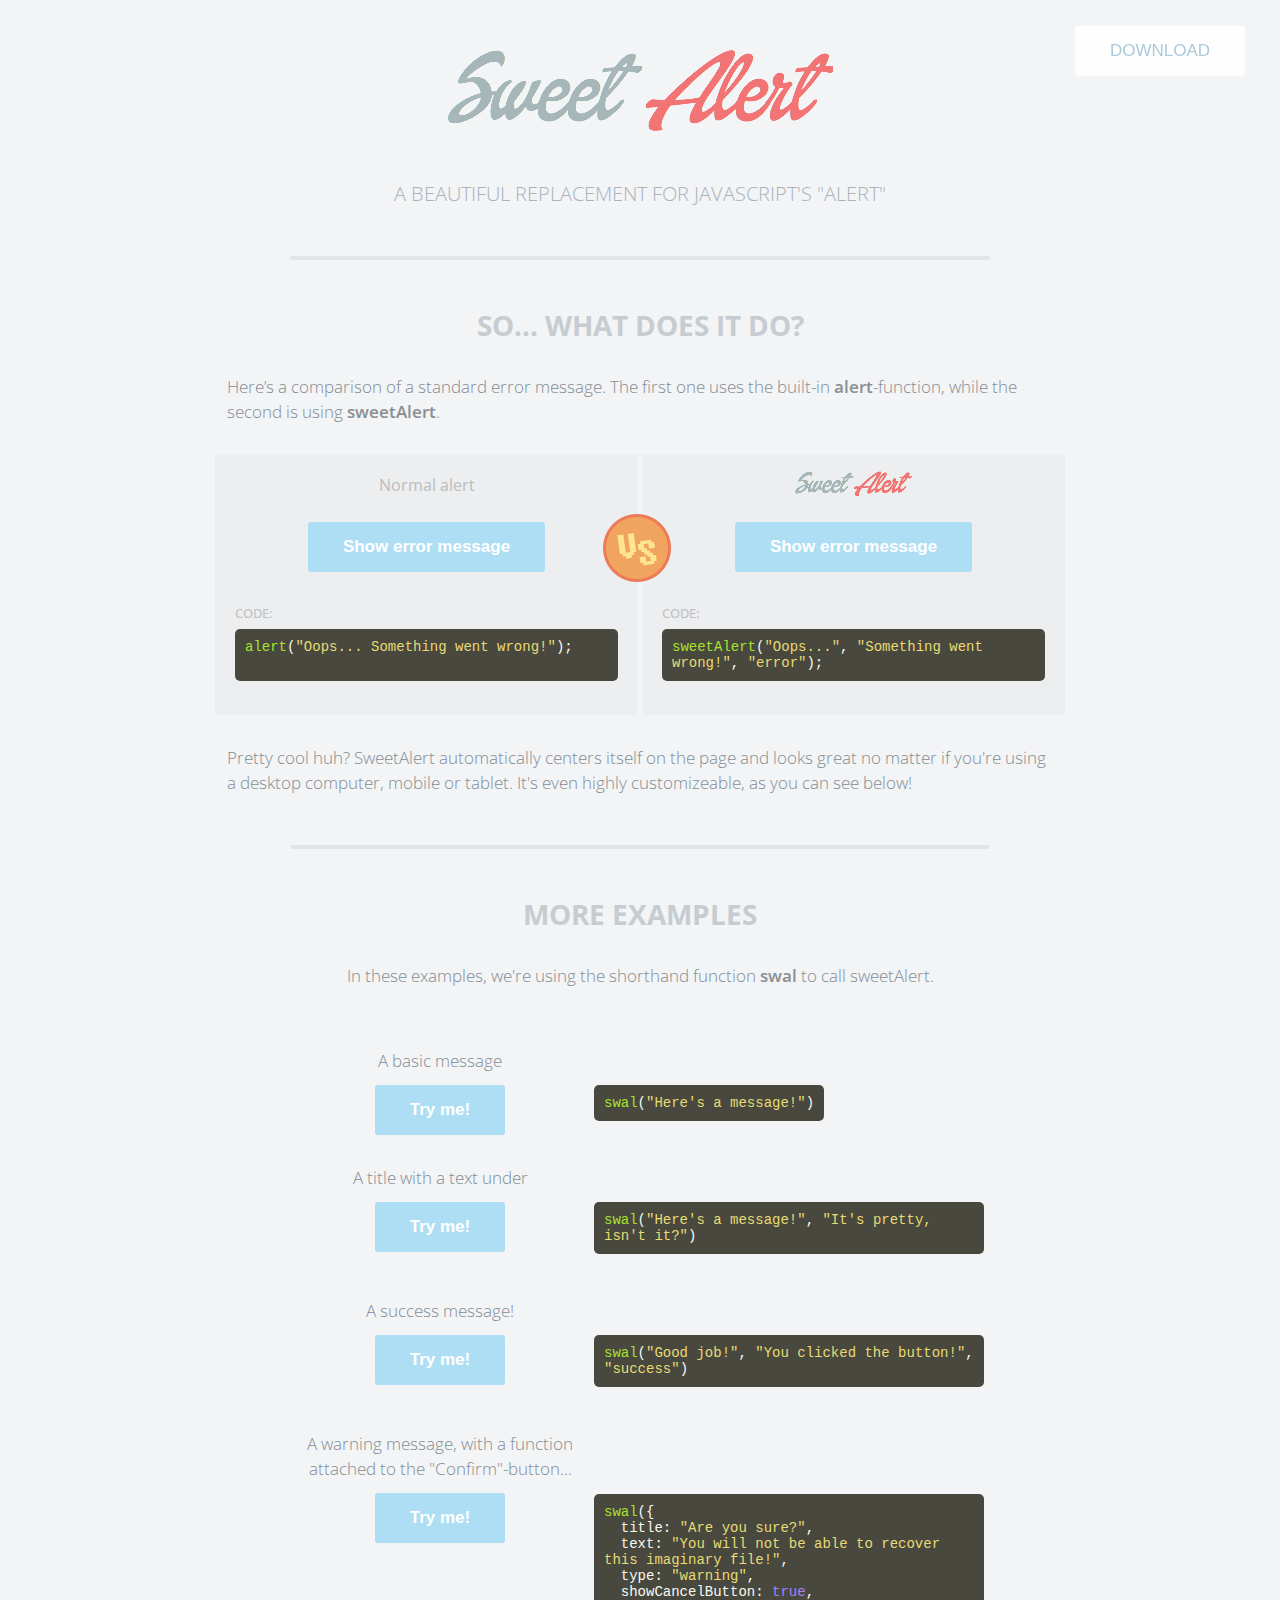
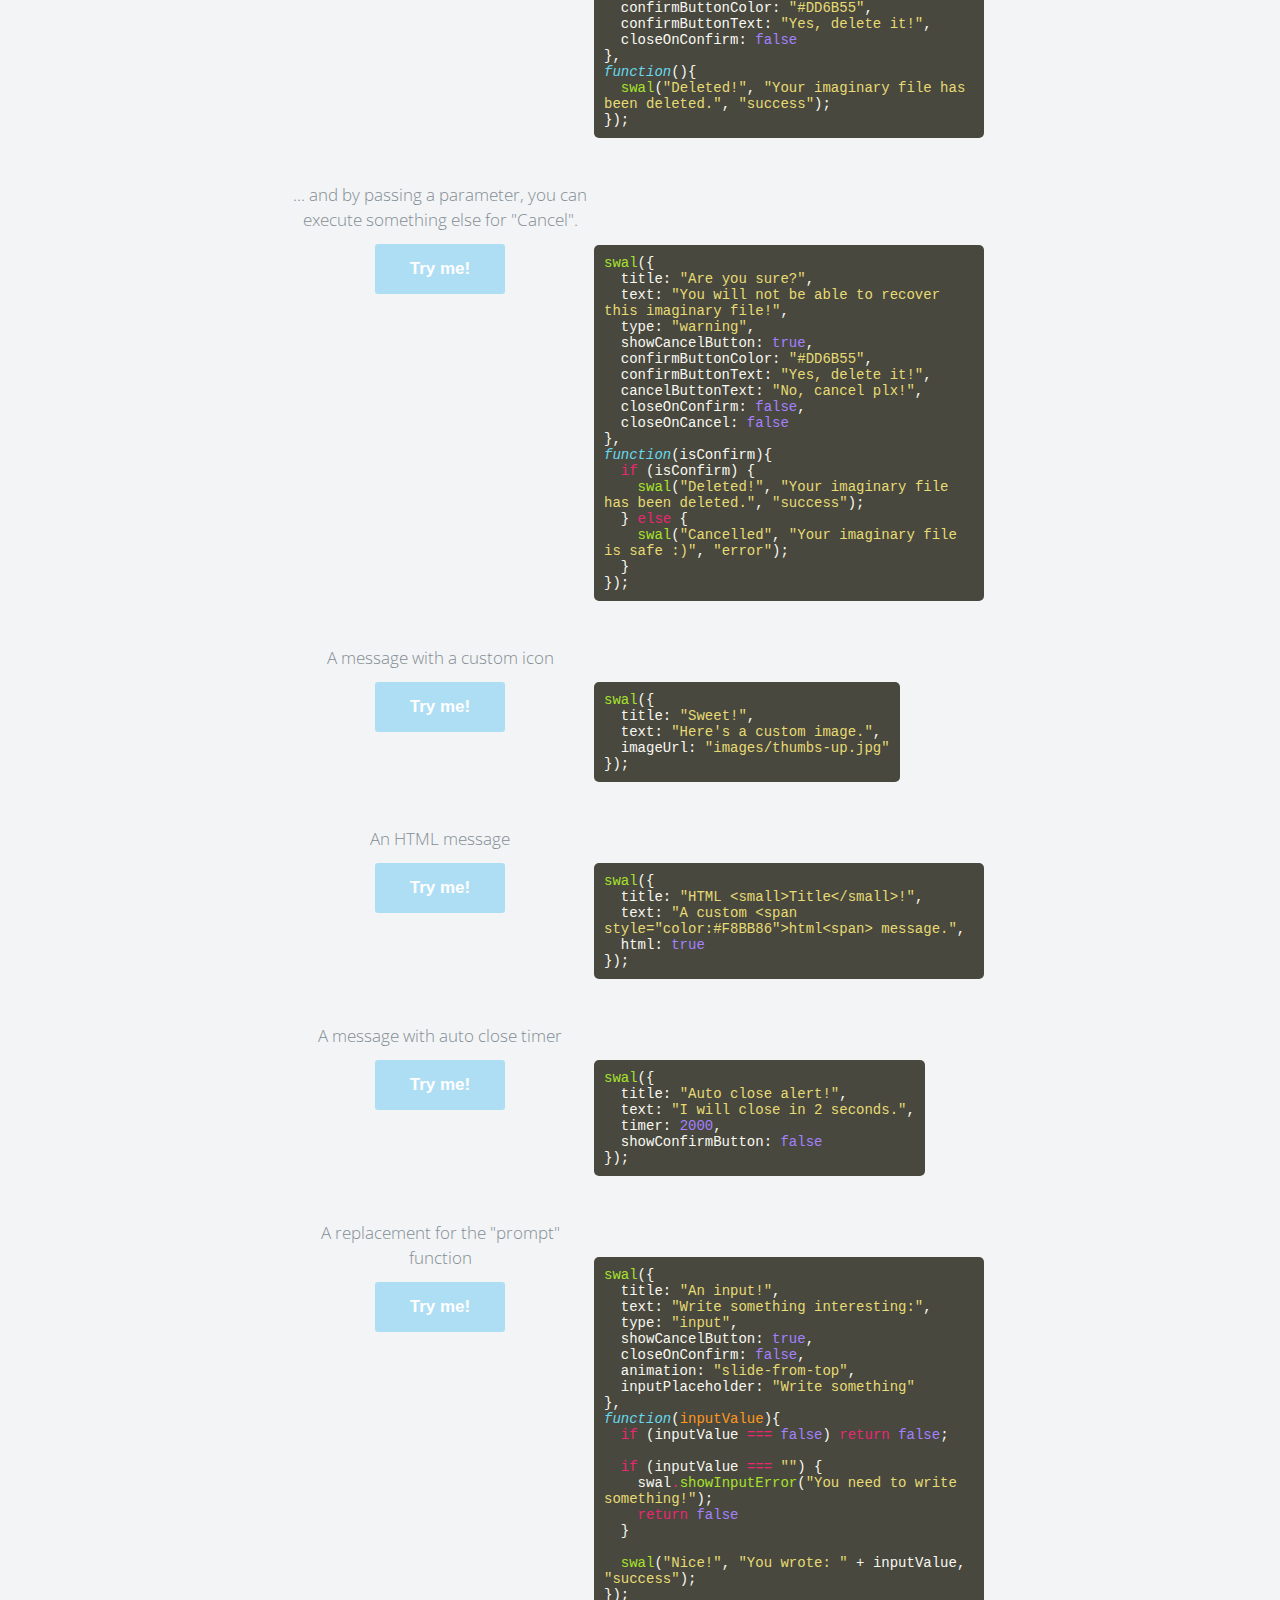
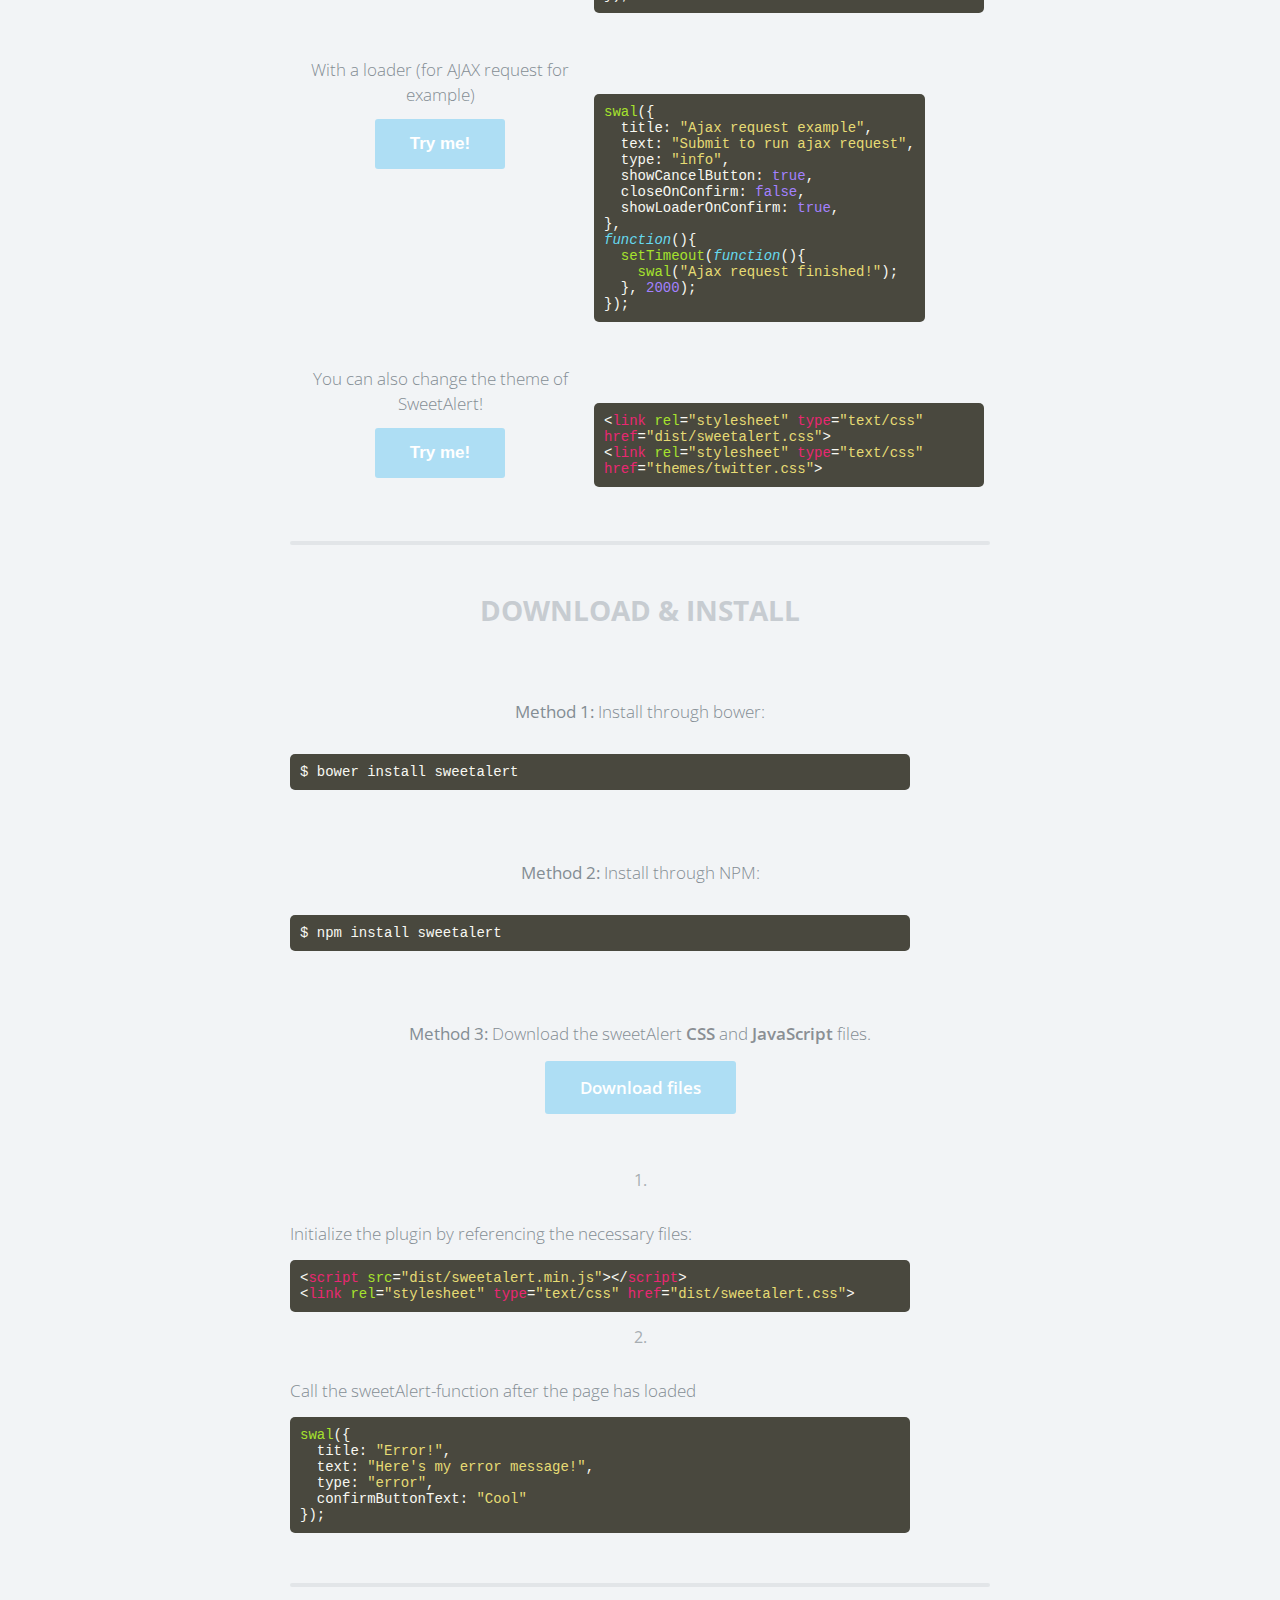
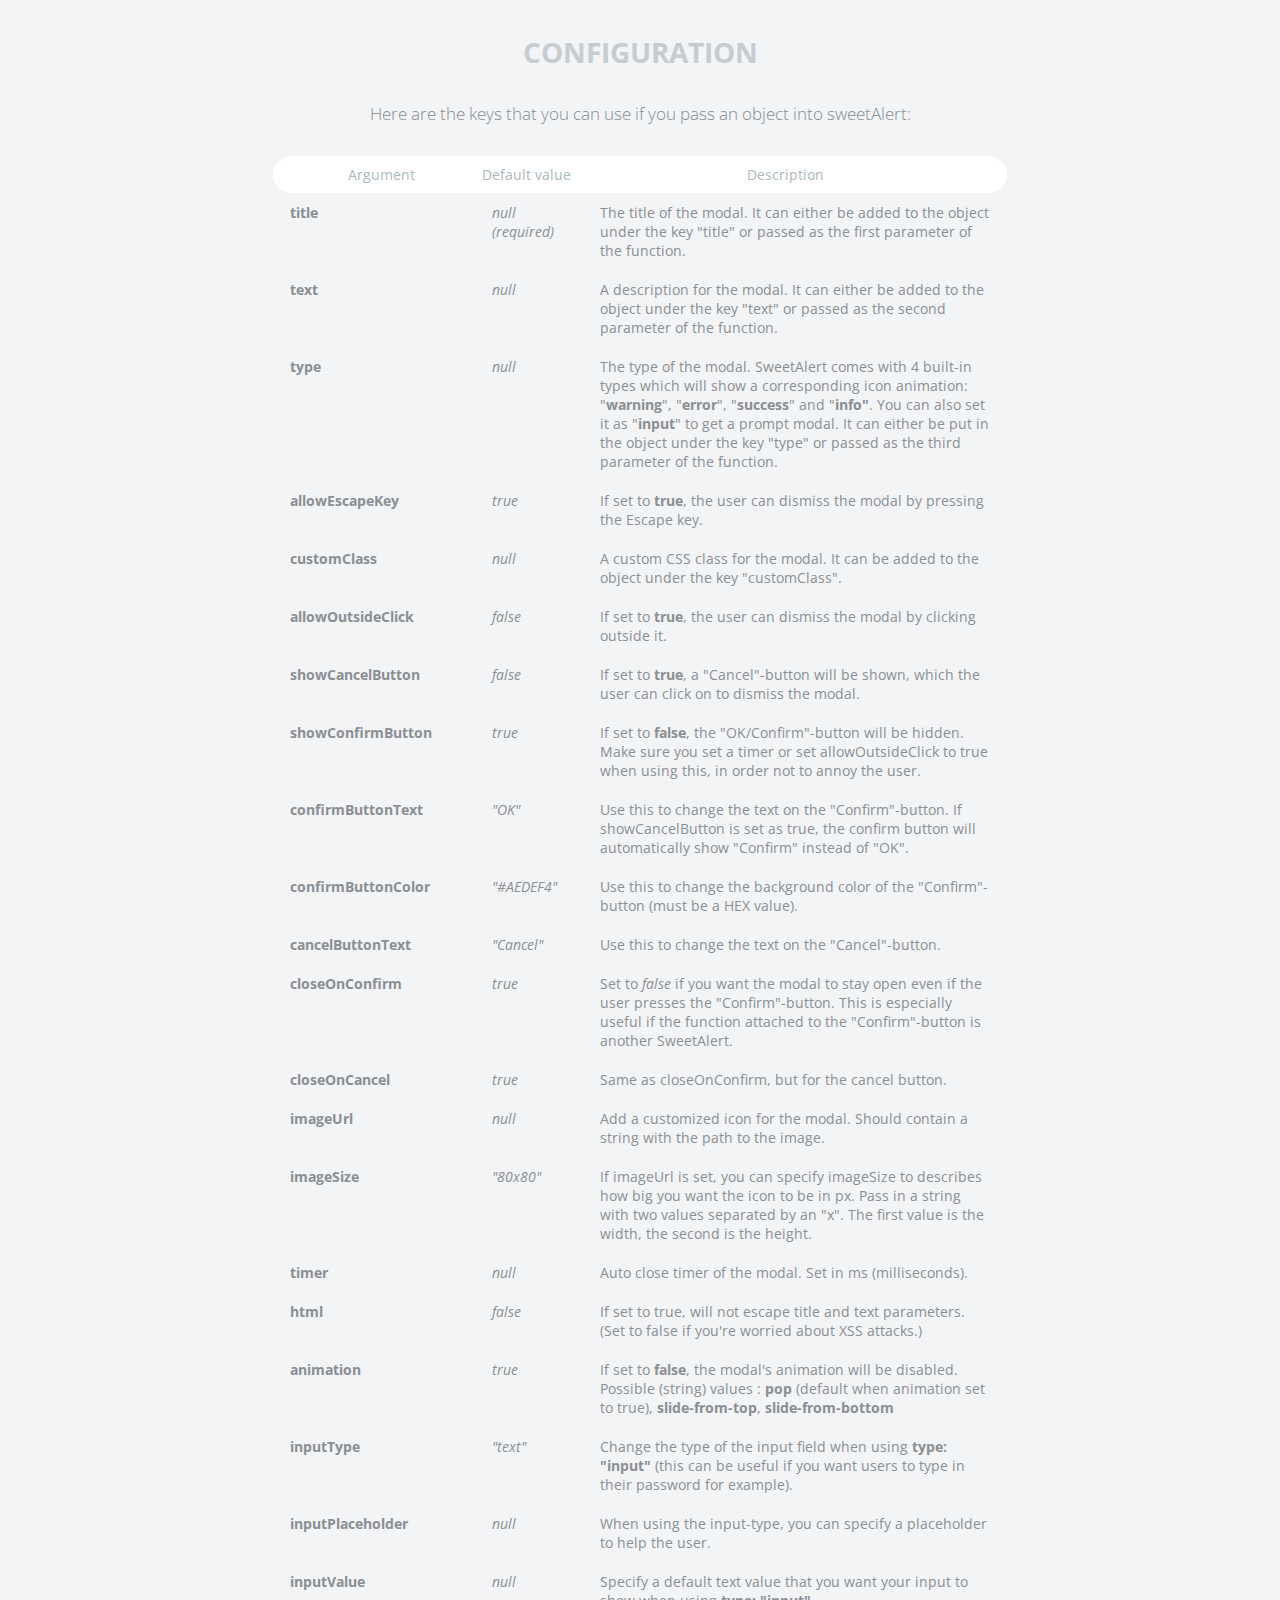
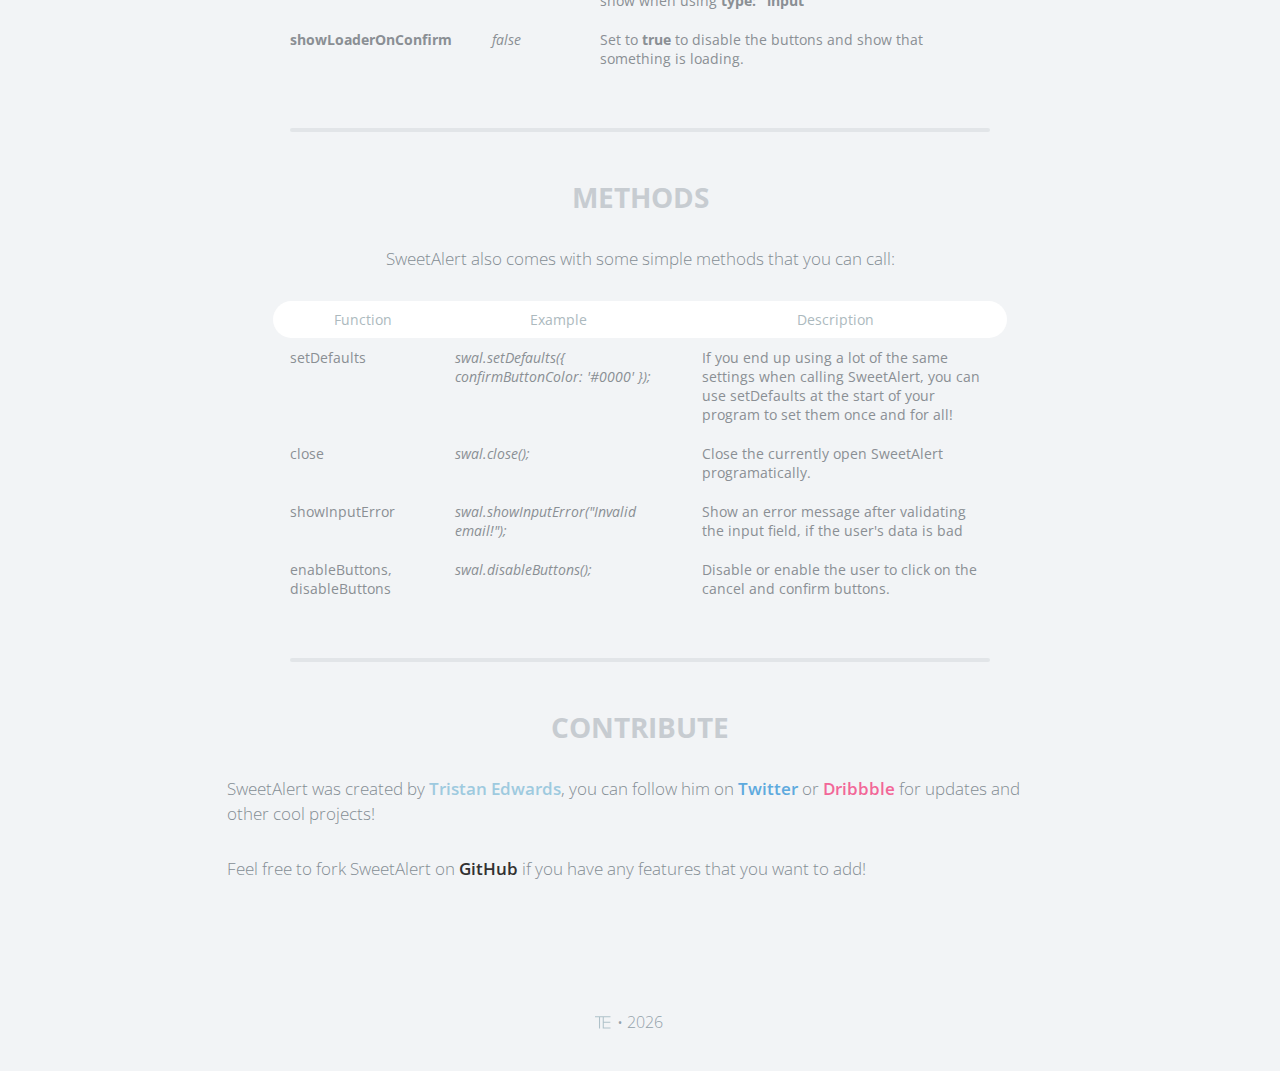
<file: css/sweetalert/index.html>
<!doctype html>

<html>

<head>
  <meta charset="utf-8">
  <meta name="viewport" content="width=device-width, initial-scale=1, maximum-scale=1, user-scalable=0" />
  <title>SweetAlert</title>

  <link rel="stylesheet" href="example/example.css">
  <script src="https://code.jquery.com/jquery-2.1.3.min.js"></script>

  <!-- This is what you need -->
  <script src="dist/sweetalert-dev.js"></script>
  <link rel="stylesheet" href="dist/sweetalert.css">
  <!--.......................-->

</head>

<body>

<h1>Sweet Alert</h1>
<h2>A beautiful replacement for JavaScript's "Alert"</h2>
<button class="download">Download</button>

<!-- What does it do? -->
<h3>So... What does it do?</h3>
<p>Here’s a comparison of a standard error message. The first one uses the built-in <strong>alert</strong>-function, while the second is using <strong>sweetAlert</strong>.</p>

<div class="showcase normal">
	<h4>Normal alert</h4>
	<button>Show error message</button>

	<h5>Code:</h5>
	<pre><span class="attr">alert</span>(<span class="str">"Oops... Something went wrong!"</span>);

	</pre>

	<div class="vs-icon"></div>
</div>

<div class="showcase sweet">
	<h4>Sweet Alert</h4>
	<button>Show error message</button>

	<h5>Code:</h5>
	<pre><span class="attr">sweetAlert</span>(<span class="str">"Oops..."</span>, <span class="str">"Something went wrong!"</span>, <span class="str">"error"</span>);</pre>
</div>

<p>Pretty cool huh? SweetAlert automatically centers itself on the page and looks great no matter if you're using a desktop computer, mobile or tablet. It's even highly customizeable, as you can see below!</p>


<!-- Examples -->
<h3>More examples</h3>

<p class="center">In these examples, we're using the shorthand function <strong>swal</strong> to call sweetAlert.</p>

<ul class="examples">

	<li class="message">
		<div class="ui">
			<p>A basic message</p>
			<button>Try me!</button>
		</div>
		<pre><span class="attr">swal</span>(<span class="str">"Here's a message!"</span>)</pre>
	</li>

	<li class="title-text">
		<div class="ui">
			<p>A title with a text under</p>
			<button>Try me!</button>
		</div>
		<pre><span class="attr">swal</span>(<span class="str">"Here's a message!"</span>, <span class="str">"It's pretty, isn't it?"</span>)</pre>
	</li>

	<li class="success">
		<div class="ui">
			<p>A success message!</p>
			<button>Try me!</button>
		</div>
		<pre><span class="attr">swal</span>(<span class="str">"Good job!"</span>, <span class="str">"You clicked the button!"</span>, <span class="str">"success"</span>)</pre>
	</li>

	<li class="warning confirm">
		<div class="ui">
			<p>A warning message, with a function attached to the "Confirm"-button...</p>
			<button>Try me!</button>
		</div>
		<pre><span class="attr">swal</span>({
&nbsp;&nbsp;title: <span class="str">"Are you sure?"</span>,
&nbsp;&nbsp;text: <span class="str">"You will not be able to recover this imaginary file!"</span>,
&nbsp;&nbsp;type: <span class="str">"warning"</span>,
&nbsp;&nbsp;showCancelButton: <span class="val">true</span>,
&nbsp;&nbsp;confirmButtonColor: <span class="str">"#DD6B55"</span>,
&nbsp;&nbsp;confirmButtonText: <span class="str">"Yes, delete it!"</span>,
&nbsp;&nbsp;closeOnConfirm: <span class="val">false</span>
},
<span class="func"><i>function</i></span>(){
&nbsp;&nbsp;<span class="attr">swal</span>(<span class="str">"Deleted!"</span>, <span class="str">"Your imaginary file has been deleted."</span>, <span class="str">"success"</span>);
});</pre>
	</li>

	<li class="warning cancel">
		<div class="ui">
			<p>... and by passing a parameter, you can execute something else for "Cancel".</p>
			<button>Try me!</button>
		</div>
		<pre><span class="attr">swal</span>({
&nbsp;&nbsp;title: <span class="str">"Are you sure?"</span>,
&nbsp;&nbsp;text: <span class="str">"You will not be able to recover this imaginary file!"</span>,
&nbsp;&nbsp;type: <span class="str">"warning"</span>,
&nbsp;&nbsp;showCancelButton: <span class="val">true</span>,
&nbsp;&nbsp;confirmButtonColor: <span class="str">"#DD6B55"</span>,
&nbsp;&nbsp;confirmButtonText: <span class="str">"Yes, delete it!"</span>,
&nbsp;&nbsp;cancelButtonText: <span class="str">"No, cancel plx!"</span>,
&nbsp;&nbsp;closeOnConfirm: <span class="val">false</span>,
&nbsp;&nbsp;closeOnCancel: <span class="val">false</span>
},
<span class="func"><i>function</i></span>(isConfirm){
&nbsp;&nbsp;<span class="tag">if</span> (isConfirm) {
&nbsp;&nbsp;&nbsp;&nbsp;<span class="attr">swal</span>(<span class="str">"Deleted!"</span>, <span class="str">"Your imaginary file has been deleted."</span>, <span class="str">"success"</span>);
&nbsp;&nbsp;} <span class="tag">else</span> {
	&nbsp;&nbsp;&nbsp;&nbsp;<span class="attr">swal</span>(<span class="str">"Cancelled"</span>, <span class="str">"Your imaginary file is safe :)"</span>, <span class="str">"error"</span>);
&nbsp;&nbsp;}
});</pre>
	</li>

	<li class="custom-icon">
		<div class="ui">
			<p>A message with a custom icon</p>
			<button>Try me!</button>
		</div>
		<pre><span class="attr">swal</span>({
&nbsp;&nbsp;title: <span class="str">"Sweet!"</span>,
&nbsp;&nbsp;text: <span class="str">"Here's a custom image."</span>,
&nbsp;&nbsp;imageUrl: <span class="str">"images/thumbs-up.jpg"</span>
});</pre>
	</li>

	<li class="message-html">
		<div class="ui">
			<p>An HTML message</p>
			<button>Try me!</button>
		</div>
		<pre><span class="attr">swal</span>({
&nbsp;&nbsp;title: <span class="str">"HTML &lt;small&gt;Title&lt;/small&gt;!"</span>,
&nbsp;&nbsp;text: <span class="str">"A custom &lt;span style="color:#F8BB86"&gt;html&lt;span&gt; message."</span>,
&nbsp;&nbsp;html: <span class="val">true</span>
});</pre>
	</li>

	<li class="timer">
		<div class="ui">
			<p>A message with auto close timer</p>
			<button>Try me!</button>
		</div>
		<pre><span class="attr">swal</span>({
&nbsp;&nbsp;title: <span class="str">"Auto close alert!"</span>,
&nbsp;&nbsp;text: <span class="str">"I will close in 2 seconds."</span>,
&nbsp;&nbsp;timer: <span class="val">2000</span>,
&nbsp;&nbsp;showConfirmButton: <span class="val">false</span>
});</pre>
	</li>


	<li class="input">
		<div class="ui">
			<p>A replacement for the "prompt" function</p>
			<button>Try me!</button>
		</div>
		<pre><span class="attr">swal</span>({
&nbsp;&nbsp;title: <span class="str">"An input!"</span>,
&nbsp;&nbsp;text: <span class="str">"Write something interesting:"</span>,
&nbsp;&nbsp;type: <span class="str">"input"</span>,
&nbsp;&nbsp;showCancelButton: <span class="val">true</span>,
&nbsp;&nbsp;closeOnConfirm: <span class="val">false</span>,
&nbsp;&nbsp;animation: <span class="str">"slide-from-top"</span>,
&nbsp;&nbsp;inputPlaceholder: <span class="str">"Write something"</span>
},
<span class="func"><i>function</i></span>(<span class="arg">inputValue</span>){
&nbsp;&nbsp;<span class="tag">if</span> (inputValue <span class="tag">===</span> <span class="val">false</span>) <span class="tag">return</span> <span class="val">false</span>;
&nbsp;&nbsp;
&nbsp;&nbsp;<span class="tag">if</span> (inputValue <span class="tag">===</span> <span class="str">""</span>) {
&nbsp;&nbsp;&nbsp;&nbsp;swal<span class="tag">.</span><span class="attr">showInputError</span>(<span class="str">"You need to write something!"</span>);
&nbsp;&nbsp;&nbsp;&nbsp;<span class="tag">return</span> <span class="val">false</span>
&nbsp;&nbsp;}
&nbsp;&nbsp;
&nbsp;&nbsp;<span class="attr">swal</span>(<span class="str">"Nice!"</span>, <span class="str">"You wrote: "</span> + inputValue, <span class="str">"success"</span>);
});</pre>
	</li>

  <li class="ajax">
    <div class="ui">
			<p>With a loader (for AJAX request for example)</p>
			<button>Try me!</button>
		</div>
		<pre><span class="attr">swal</span>({
&nbsp;&nbsp;title: <span class="str">"Ajax request example"</span>,
&nbsp;&nbsp;text: <span class="str">"Submit to run ajax request"</span>,
&nbsp;&nbsp;type: <span class="str">"info"</span>,
&nbsp;&nbsp;showCancelButton: <span class="val">true</span>,
&nbsp;&nbsp;closeOnConfirm: <span class="val">false</span>,
&nbsp;&nbsp;showLoaderOnConfirm: <span class="val">true</span>,
},
<span class="func"><i>function</i></span>(){
&nbsp;&nbsp;<span class="attr">setTimeout</span>(<span class="func"><i>function</i></span>(){
&nbsp;&nbsp;&nbsp;&nbsp;<span class="attr">swal</span>(<span class="str">"Ajax request finished!"</span>);
&nbsp;&nbsp;}, <span class="val">2000</span>);
});</pre>
	</li>

	<li class="theme">
		<div class="ui">
			<p>You can also change the theme of SweetAlert!</p>
			<button>Try me!</button>
		</div>
		<pre>&lt;<span class="tag">link</span> <span class="attr">rel</span>=<span class="str">"stylesheet"</span> <span class="tag">type</span>=<span class="str">"text/css"</span> <span class="tag">href</span>=<span class="str">"dist/sweetalert.css"</span>&gt;
			&lt;<span class="tag">link</span> <span class="attr">rel</span>=<span class="str">"stylesheet"</span> <span class="tag">type</span>=<span class="str">"text/css"</span> <span class="tag">href</span>=<span class="str">"themes/twitter.css"</span>&gt;</pre>
	</li>

</ul>


<!-- Download & Install -->
<h3 id="download-section">Download & install</h3>

<div class="center-container">
	<p class="center"><b>Method 1:</b> Install through bower:</p>
	<pre class="center">$ bower install sweetalert</pre>
</div>

<div class="center-container">
	<p class="center"><b>Method 2:</b> Install through NPM:</p>
	<pre class="center">$ npm install sweetalert</pre>
</div>

<p class="center"><b>Method 3:</b> Download the sweetAlert <strong>CSS</strong> and <strong>JavaScript</strong> files.</p>

<a class="button" href="https://github.com/t4t5/sweetalert/archive/master.zip" download>Download files</a>

<ol>
	<li>
		<p>Initialize the plugin by referencing the necessary files:</p>
		<pre>&lt;<span class="tag">script</span> <span class="attr">src</span>=<span class="str">"dist/sweetalert.min.js"</span>&gt;&lt;/<span class="tag">script</span>&gt;
&lt;<span class="tag">link</span> <span class="attr">rel</span>=<span class="str">"stylesheet"</span> <span class="tag">type</span>=<span class="str">"text/css"</span> <span class="tag">href</span>=<span class="str">"dist/sweetalert.css"</span>&gt;</pre>
	</li>

	<li>
		<p>Call the sweetAlert-function after the page has loaded</p>
		<pre><span class="attr">swal</span>({
&nbsp;&nbsp;title: <span class="str">"Error!"</span>,
&nbsp;&nbsp;text: <span class="str">"Here's my error message!"</span>,
&nbsp;&nbsp;type: <span class="str">"error"</span>,
&nbsp;&nbsp;confirmButtonText: <span class="str">"Cool"</span>
});
</pre>
	</li>
</ol>



<!-- Configuration -->
<h3>Configuration</h3>

<p class="center">Here are the keys that you can use if you pass an object into sweetAlert:</p>

<table>
	<tr class="titles">
		<th>
			<div class="border-left"></div>
			Argument
		</th>
		<th>Default value</th>
		<th>
			<div class="border-right"></div>
			Description
		</th>
	</tr>
	<tr>
		<td><b>title</b></td>
		<td><i>null (required)</i></td>
		<td>The title of the modal. It can either be added to the object under the key "title" or passed as the first parameter of the function.</td>
	</tr>
	<tr>
		<td><b>text</b></td>
		<td><i>null</i></td>
		<td>A description for the modal. It can either be added to the object under the key "text" or passed as the second parameter of the function.</td>
	</tr>
	<tr>
		<td><b>type</b></td>
		<td><i>null</i></td>
		<td>The type of the modal. SweetAlert comes with 4 built-in types which will show a corresponding icon animation: "<strong>warning</strong>", "<strong>error</strong>", "<strong>success</strong>" and "<strong>info"</strong>. You can also set it as "<strong>input</strong>" to get a prompt modal. It can either be put in the object under the key "type" or passed as the third parameter of the function.</td>
	</tr>
    <tr>
      <td><b>allowEscapeKey</b></td>
      <td><i>true</i></td>
      <td>If set to <strong>true</strong>, the user can dismiss the modal by pressing the Escape key.</td>
    </tr>
	<tr>
		<td><b>customClass</b></td>
		<td><i>null</i></td>
		<td>A custom CSS class for the modal. It can be added to the object under the key "customClass".</td>
	</tr>
	<tr>
		<td><b>allowOutsideClick</b></td>
		<td><i>false</i></td>
		<td>If set to <strong>true</strong>, the user can dismiss the modal by clicking outside it.</td>
	</tr>
	<tr>
		<td><b>showCancelButton</b></td>
		<td><i>false</i></td>
		<td>If set to <strong>true</strong>, a "Cancel"-button will be shown, which the user can click on to dismiss the modal.</td>
	</tr>
	<tr>
		<td><b>showConfirmButton</b></td>
		<td><i>true</i></td>
		<td>If set to <strong>false</strong>, the "OK/Confirm"-button will be hidden. Make sure you set a timer or set allowOutsideClick to true when using this, in order not to annoy the user.</td>
	</tr>
	<tr>
		<td><b>confirmButtonText</b></td>
		<td><i>"OK"</i></td>
		<td>Use this to change the text on the "Confirm"-button. If showCancelButton is set as true, the confirm button will automatically show "Confirm" instead of "OK".</td>
	</tr>
	<tr>
		<td><b>confirmButtonColor</b></td>
		<td><i>"#AEDEF4"</i></td>
		<td>Use this to change the background color of the "Confirm"-button (must be a HEX value).</td>
	</tr>
	<tr>
		<td><b>cancelButtonText</b></td>
		<td><i>"Cancel"</i></td>
		<td>Use this to change the text on the "Cancel"-button.</td>
	</tr>
	<tr>
		<td><b>closeOnConfirm</b></td>
		<td><i>true</i></td>
		<td>Set to <i>false</i> if you want the modal to stay open even if the user presses the "Confirm"-button. This is especially useful if the function attached to the "Confirm"-button is another SweetAlert.</td>
	</tr>
	<tr>
		<td><b>closeOnCancel</b></td>
		<td><i>true</i></td>
		<td>Same as closeOnConfirm, but for the cancel button.</td>
	</tr>
	<tr>
		<td><b>imageUrl</b></td>
		<td><i>null</i></td>
		<td>Add a customized icon for the modal. Should contain a string with the path to the image.</td>
	</tr>
	<tr>
		<td><b>imageSize</b></td>
		<td><i>"80x80"</i></td>
		<td>If imageUrl is set, you can specify imageSize to describes how big you want the icon to be in px. Pass in a string with two values separated by an "x". The first value is the width, the second is the height.</td>
	</tr>
	<tr>
		<td><b>timer</b></td>
		<td><i>null</i></td>
		<td>Auto close timer of the modal. Set in ms (milliseconds).</td>
	</tr>
	<tr>
		<td><b>html</b></td>
		<td><i>false</i></td>
		<td>If set to true, will not escape title and text parameters. (Set to false if you're worried about XSS attacks.)</td>
	</tr>
	<tr>
		<td><b>animation</b></td>
		<td><i>true</i></td>
		<td>If set to <strong>false</strong>, the modal's animation will be disabled. Possible (string) values : <strong>pop</strong> (default when animation set to true), <strong>slide-from-top</strong>, <strong>slide-from-bottom</strong></td>
	</tr>
	<tr>
		<td><b>inputType</b></td>
		<td><i>"text"</i></td>
		<td>Change the type of the input field when using <strong>type: "input"</strong> (this can be useful if you want users to type in their password for example).</td>
	</tr>
	<tr>
		<td><b>inputPlaceholder</b></td>
		<td><i>null</i></td>
		<td>When using the input-type, you can specify a placeholder to help the user.</td>
	</tr>
	<tr>
		<td><b>inputValue</b></td>
		<td><i>null</i></td>
		<td>Specify a default text value that you want your input to show when using <strong>type: "input"</strong></td>
	</tr>
	<tr>
		<td><b>showLoaderOnConfirm</b></td>
		<td><i>false</i></td>
    <td>Set to <strong>true</strong> to disable the buttons and show that something is loading.</td>
	</tr>
</table>


<!-- Methods -->
<h3>Methods</h3>

<p class="center">SweetAlert also comes with some simple methods that you can call:</p>

<table>
	<tr class="titles">
		<th>
			<div class="border-left"></div>
			Function
		</th>
		<th>Example</th>
		<th>
			<div class="border-right"></div>
			Description
		</th>
	</tr>
	<tr>
		<td>setDefaults</td>
		<td><i>swal.setDefaults({ confirmButtonColor: '#0000' });</i></td>
		<td>If you end up using a lot of the same settings when calling SweetAlert, you can use setDefaults at the start of your program to set them once and for all!</td>
	</tr>
	<tr>
		<td>close</td>
		<td><i>swal.close();</i></td>
		<td>Close the currently open SweetAlert programatically.</td>
	</tr>
	<tr>
		<td>showInputError</td>
		<td><i>swal.showInputError("Invalid email!");</i></td>
		<td>Show an error message after validating the input field, if the user's data is bad</td>
	</tr>
	<tr>
		<td>enableButtons, disableButtons</td>
		<td><i>swal.disableButtons();</i></td>
		<td>Disable or enable the user to click on the cancel and confirm buttons.</td>
	</tr>
</table>



<!-- Contribute -->
<h3>Contribute</h3>
<p>SweetAlert was created by <a href="http://tristanedwards.me" target="_blank">Tristan Edwards</a>, you can follow him on <a href="https://twitter.com/t4t5" target="_blank" class="twitter">Twitter</a> or <a href="https://dribbble.com/tristanedwards" target="_blank" class="dribbble">Dribbble</a> for updates and other cool projects!</p>
<p>Feel free to fork SweetAlert on <a href="https://github.com/t4t5/sweetalert" class="github">GitHub</a> if you have any features that you want to add!</p>


<footer>
	<span class="te-logo">TE</span> • <script>document.write(new Date().getFullYear())</script>
</footer>


<script>

document.querySelector('button.download').onclick = function(){
	$("html, body").animate({ scrollTop: $("#download-section").offset().top }, 1000);
};

document.querySelector('.showcase.normal button').onclick = function(){
	alert("Oops... Something went wrong!");
};

document.querySelector('.showcase.sweet button').onclick = function(){
	swal("Oops...", "Something went wrong!", "error");
};

document.querySelector('ul.examples li.message button').onclick = function(){
	swal("Here's a message!");
};

document.querySelector('ul.examples li.timer button').onclick = function(){
	swal({
		title: "Auto close alert!",
		text: "I will close in 2 seconds.",
		timer: 2000,
		showConfirmButton: false
	});
};

document.querySelector('ul.examples li.title-text button').onclick = function(){
	swal("Here's a message!", "It's pretty, isn't it?");
};

document.querySelector('ul.examples li.success button').onclick = function(){
	swal("Good job!", "You clicked the button!", "success");
};

document.querySelector('ul.examples li.warning.confirm button').onclick = function(){
	swal({
		title: "Are you sure?",
		text: "You will not be able to recover this imaginary file!",
		type: "warning",
		showCancelButton: true,
		confirmButtonColor: '#DD6B55',
		confirmButtonText: 'Yes, delete it!',
		closeOnConfirm: false
	},
	function(){
		swal("Deleted!", "Your imaginary file has been deleted!", "success");
	});
};

document.querySelector('ul.examples li.warning.cancel button').onclick = function(){
	swal({
		title: "Are you sure?",
		text: "You will not be able to recover this imaginary file!",
		type: "warning",
		showCancelButton: true,
		confirmButtonColor: '#DD6B55',
		confirmButtonText: 'Yes, delete it!',
		cancelButtonText: "No, cancel plx!",
		closeOnConfirm: false,
		closeOnCancel: false
	},
	function(isConfirm){
    if (isConfirm){
      swal("Deleted!", "Your imaginary file has been deleted!", "success");
    } else {
      swal("Cancelled", "Your imaginary file is safe :)", "error");
    }
	});
};

document.querySelector('ul.examples li.custom-icon button').onclick = function(){
	swal({
		title: "Sweet!",
		text: "Here's a custom image.",
		imageUrl: 'example/images/thumbs-up.jpg'
	});
};

document.querySelector('ul.examples li.message-html button').onclick = function(){
	swal({
		title: "HTML <small>Title</small>!",
		text: 'A custom <span style="color:#F8BB86">html<span> message.',
		html: true
	});
};

document.querySelector('ul.examples li.input button').onclick = function(){
	swal({
		title: "An input!",
		text: 'Write something interesting:',
		type: 'input',
		showCancelButton: true,
		closeOnConfirm: false,
		animation: "slide-from-top",
		inputPlaceholder: "Write something",
	},
	function(inputValue){
		if (inputValue === false) return false;

		if (inputValue === "") {
			swal.showInputError("You need to write something!");
			return false;
		}
    
		swal("Nice!", 'You wrote: ' + inputValue, "success");

	});
};

document.querySelector('ul.examples li.theme button').onclick = function() {
	swal({
		title: "Themes!",
		text: "Here's the Twitter theme for SweetAlert!",
		confirmButtonText: "Cool!",
		customClass: 'twitter'
	});
};

document.querySelector('ul.examples li.ajax button').onclick = function() {
  swal({
    title: 'Ajax request example',
    text: 'Submit to run ajax request',
    type: 'info',
    showCancelButton: true,
    closeOnConfirm: false,
    showLoaderOnConfirm: true,
  }, function(){
    setTimeout(function() {
      swal('Ajax request finished!');
    }, 2000);
  });
};

</script>



</body>

</html>
</file>
<file: css/sweetalert/example/example.css>
@import url(http://fonts.googleapis.com/css?family=Open+Sans:400,600,700,300);
@import url(http://fonts.googleapis.com/css?family=Open+Sans+Condensed:700);
body {
  background-color: #f2f4f6;
  font-family: 'Open Sans', sans-serif;
  text-align: center; }

h1 {
  background-image: url("images/logo_big.png");
  background-image: -webkit-image-set(url("images/logo_big.png") 1x, url("images/logo_big@2x.png") 2x);
  width: 385px;
  height: 81px;
  text-indent: -9999px;
  white-space: nowrap;
  margin: 50px auto; }
  @media all and (max-width: 420px) {
    h1 {
      width: 300px;
      background-size: contain;
      background-repeat: no-repeat;
      background-position: center; } }
  @media all and (max-width: 330px) {
    h1 {
      width: 250px; } }

h2 {
  font-size: 20px;
  color: #A9B2BC;
  line-height: 25px;
  text-transform: uppercase;
  font-weight: 300;
  text-align: center;
  display: block; }

h3 {
  font-size: 28px;
  color: #C7CCD1;
  text-transform: uppercase;
  font-family: 'Open Sans Condensed', sans-serif;
  margin-top: 100px;
  text-align: center;
  position: relative; }
  h3#download-section {
    margin-top: 50px;
    padding-top: 40px; }
  h3::after {
    content: "";
    background-color: #e2e5e8;
    height: 4px;
    width: 700px;
    left: 50%;
    margin-left: -350px;
    position: absolute;
    margin-top: -50px;
    border-radius: 2px; }
    @media all and (max-width: 740px) {
      h3::after {
        width: auto;
        left: 20px;
        right: 20px;
        margin-left: 0; } }

a {
  text-decoration: none; }

p {
  max-width: 826px;
  margin: 30px auto;
  font-size: 17px;
  font-weight: 300;
  color: #848D94;
  line-height: 25px;
  text-align: left; }
  p.center {
    text-align: center; }
  p strong {
    color: #8A8F94;
    font-weight: 600; }
  p a {
    color: #9ECADF;
    font-weight: 600; }
    p a:hover {
      text-decoration: underline; }
    p a.twitter {
      color: #5eaade; }
    p a.dribbble {
      color: #f26798; }
    p a.github {
      color: #323131; }

button, .button {
  background-color: #AEDEF4;
  color: white;
  border: none;
  box-shadow: none;
  font-size: 17px;
  font-weight: 500;
  font-weight: 600;
  border-radius: 3px;
  padding: 15px 35px;
  margin: 26px 5px 0 5px;
  cursor: pointer; }
  button:focus, .button:focus {
    outline: none; }
  button:hover, .button:hover {
    background-color: #a1d9f2; }
  button:active, .button:active {
    background-color: #81ccee; }
  button.cancel, .button.cancel {
    background-color: #D0D0D0; }
    button.cancel:hover, .button.cancel:hover {
      background-color: #c8c8c8; }
    button.cancel:active, .button.cancel:active {
      background-color: #b6b6b6; }
  button.download, .button.download {
    position: fixed;
    right: 30px;
    top: 0;
    background-color: rgba(255, 255, 255, 0.9);
    color: #ABCADA;
    font-weight: 500;
    text-transform: uppercase;
    z-index: 3; }
    @media all and (max-width: 1278px) {
      button.download, .button.download {
        display: none; } }

.center-container {
  max-width: 700px;
  margin: 70px auto; }

pre {
  background-color: #49483e;
  color: #f8f8f2;
  padding: 10px;
  border-radius: 5px;
  white-space: pre-line;
  text-align: left;
  font-size: 14px;
  max-width: 600px; }
  pre .str {
    color: #e6db74; }
  pre .func {
    color: #66d9ef; }
  pre .val {
    color: #a381ff; }
  pre .tag {
    color: #e92772; }
  pre .attr {
    color: #a6e22d; }
  pre .arg {
    color: #fd9720; }

.showcase {
  background-color: #eceef0;
  padding: 20px;
  display: inline-block;
  width: 383px;
  vertical-align: top;
  position: relative; }
  @media all and (max-width: 865px) {
    .showcase {
      margin: 5px auto;
      padding: 46px 20px; } }
  @media all and (max-width: 440px) {
    .showcase {
      width: auto; } }
  .showcase h4 {
    font-size: 16px;
    color: #BCBCBC;
    line-height: 22px;
    margin: 0 auto;
    font-weight: 400; }
  .showcase.sweet h4 {
    width: 117px;
    height: 25px;
    margin-top: -3px;
    text-indent: -9999px;
    background-image: url("images/logo_small.png");
    background-image: -webkit-image-set(url("images/logo_small.png") 1x, url("images/logo_small@2x.png") 2x); }
  .showcase h5 {
    margin-bottom: -7px;
    text-align: left;
    font-weight: 500;
    text-transform: uppercase;
    color: #c2c2c2; }
  .showcase button {
    margin-bottom: 10px; }
  .showcase .vs-icon {
    background-image: url("images/vs_icon.png");
    background-image: -webkit-image-set(url("images/vs_icon.png") 1x, url("images/vs_icon@2x.png") 2x);
    width: 69px;
    height: 69px;
    position: absolute;
    right: -34px;
    top: 60px;
    z-index: 2; }
    @media all and (max-width: 865px) {
      .showcase .vs-icon {
        margin: 5px auto;
        right: auto;
        left: 50%;
        margin-left: -35px;
        top: auto;
        bottom: -35px; } }

ul.examples {
  list-style-type: none;
  width: 700px;
  margin: 0 auto;
  text-align: left;
  padding-left: 0; }
  @media all and (max-width: 758px) {
    ul.examples {
      width: auto; } }
  ul.examples li {
    padding-left: 0; }
  ul.examples .ui, ul.examples pre {
    display: inline-block;
    vertical-align: top; }
    @media all and (max-width: 758px) {
      ul.examples .ui, ul.examples pre {
        display: block;
        max-width: none;
        margin: 0 auto; } }
  ul.examples .ui {
    width: 300px;
    text-align: center; }
    ul.examples .ui button {
      margin-top: 12px; }
    ul.examples .ui p {
      text-align: center;
      margin-bottom: 0; }
  ul.examples pre {
    max-width: 370px;
    margin-top: 67px; }
    @media all and (max-width: 758px) {
      ul.examples pre {
        margin-top: 16px !important;
        margin-bottom: 60px; } }
  ul.examples .warning pre {
    margin-top: 93px; }

ol {
  max-width: 700px;
  margin: 70px auto;
  list-style-position: inside;
  padding-left: 0; }
  ol li {
    color: #A7ADB2; }
    ol li p {
      margin-bottom: 10px; }

table {
  width: 700px;
  font-size: 14px;
  color: #8a8f94;
  margin: 10px auto;
  text-align: left;
  border-collapse: collapse; }
  @media all and (max-width: 750px) {
    table {
      width: auto;
      margin: 10px 20px; } }
  table th {
    background-color: white;
    padding: 9px;
    color: #acb9be;
    font-weight: 400;
    text-align: center;
    position: relative; }
    table th .border-left, table th .border-right {
      position: absolute;
      background-color: white;
      border-radius: 50%;
      top: 0;
      left: -17px;
      width: 37px;
      height: 37px; }
    table th .border-right {
      left: auto;
      right: -17px; }
    @media all and (max-width: 750px) {
      table th:nth-child(2) {
        display: none; } }
  table td {
    padding: 10px 20px;
    vertical-align: top; }
    table td:first-child {
      padding-left: 0px; }
    table td:last-child {
      padding-right: 0px; }
    @media all and (max-width: 750px) {
      table td:nth-child(2) {
        display: none; } }
    @media all and (max-width: 360px) {
      table td {
        padding: 10px 4px; }
        table td b {
          font-size: 13px; } }

footer {
  margin-top: 100px;
  padding-bottom: 30px;
  color: #9A999F;
  display: inline-block;
  position: relative;
  color: gray;
  font-weight: 400;
  color: #93a1aa;
  font-weight: 300; }
  footer .te-logo {
    text-indent: -99999px;
    background-size: contain;
    background-repeat: no-repeat;
    background-position: center center;
    height: 16px;
    width: 16px;
    display: inline-block;
    margin-right: 5px;
    background-image: url("images/te-logo-small.svg");
    position: absolute;
    left: -22px;
    top: 3px; }

.sweet-alert.twitter {
  font-family: "Helvetica Neue", Helvetica, Arial, sans-serif;
  padding: 15px;
  padding-top: 55px;
  text-align: right;
  border-radius: 6px;
  box-shadow: 0px 0px 0px 1px rgba(0, 0, 0, 0.11), 0px 6px 30px rgba(0, 0, 0, 0.14); }
  .sweet-alert.twitter ~ .sweet-overlay {
    background: rgba(41, 47, 51, 0.9); }
  .sweet-alert.twitter h2 {
    position: absolute;
    top: 0;
    left: 0;
    right: 0;
    height: 40px;
    line-height: 40px;
    font-size: 16px;
    font-weight: 400;
    color: #8899a6;
    margin: 0;
    color: #66757f;
    border-bottom: 1px solid #e1e8ed; }
  .sweet-alert.twitter p {
    display: block;
    text-align: center;
    color: #66757f;
    font-weight: 400;
    font-size: 13px;
    margin-top: 7px; }
  .sweet-alert.twitter .sa-button-container {
    background-color: #f5f8fa;
    border-top: 1px solid #e1e8ed;
    box-shadow: 0px -1px 0px white;
    margin: -15px;
    margin-top: 0; }
  .sweet-alert.twitter[data-has-confirm-button=false][data-has-cancel-button=false] {
    padding-bottom: 10px; }
    .sweet-alert.twitter[data-has-confirm-button=false][data-has-cancel-button=false] .sa-button-container {
      display: none; }
  .sweet-alert.twitter button {
    border-radius: 2px;
    box-shadow: none !important;
    text-shadow: 0px -1px 0px rgba(0, 0, 0, 0.3);
    margin: 17px 0px;
    border-radius: 4px;
    font-size: 14px;
    font-weight: 600;
    padding: 8px 16px;
    position: relative; }
    .sweet-alert.twitter button:focus, .sweet-alert.twitter button.cancel:focus {
      box-shadow: none !important; }
      .sweet-alert.twitter button:focus::before, .sweet-alert.twitter button.cancel:focus::before {
        content: "";
        position: absolute;
        left: -5px;
        top: -5px;
        right: -5px;
        bottom: -5px;
        border: 2px solid #a5b0b4;
        border-radius: 8px; }
    .sweet-alert.twitter button.confirm {
      background-color: #55acee !important;
      background-image: linear-gradient(transparent, rgba(0, 0, 0, 0.05));
      -ms-filter: "progid:DXImageTransform.Microsoft.gradient(startColorstr=#00000000, endColorstr=#0C000000)";
      border: 1px solid #3b88c3;
      box-shadow: inset 0 1px 0 rgba(255, 255, 255, 0.15);
      margin-right: 15px; }
      .sweet-alert.twitter button.confirm:hover {
        background-color: #55acee;
        background-image: linear-gradient(transparent, rgba(0, 0, 0, 0.15));
        -ms-filter: "progid:DXImageTransform.Microsoft.gradient(startColorstr=#00000000, endColorstr=#26000000)";
        border-color: #3b88c3; }
    .sweet-alert.twitter button.cancel {
      color: #66757e;
      background-color: #f5f8fa;
      background-image: linear-gradient(#fff, #f5f8fa);
      text-shadow: 0px -1px 0px white;
      margin-right: 9px;
      border: 1px solid #e1e8ed; }
      .sweet-alert.twitter button.cancel:hover, .sweet-alert.twitter button.cancel:focus:hover {
        background-color: #e1e8ed;
        background-image: linear-gradient(#fff, #e1e8ed);
        -ms-filter: "progid:DXImageTransform.Microsoft.gradient(enabled=false)";
        border-color: #e1e8ed; }
      .sweet-alert.twitter button.cancel:focus {
        background: #fff;
        border-color: #fff; }
  .sweet-alert.twitter .sa-icon {
    transform: scale(0.72);
    margin-bottom: -2px;
    margin-top: -10px; }
  .sweet-alert.twitter input {
    border: 1px solid #e1e8ed;
    border-radius: 3px;
    padding: 10px 7px;
    height: auto;
    box-shadow: none;
    font-size: 13px;
    margin: 10px 0; }
    .sweet-alert.twitter input:focus {
      border-color: #94A1A6;
      box-shadow: inset 0 0 0 1px rgba(77, 99, 107, 0.7); }
  .sweet-alert.twitter fieldset .sa-input-error {
    display: none; }
  .sweet-alert.twitter .sa-error-container {
    text-align: center;
    border: none;
    background-color: #fbedc0;
    margin-bottom: 6px; }
    .sweet-alert.twitter .sa-error-container.show {
      border: 1px solid #f0e1b9; }
    .sweet-alert.twitter .sa-error-container .icon {
      display: none; }
    .sweet-alert.twitter .sa-error-container p {
      color: #292f33;
      font-weight: 600;
      margin-top: 0; }
</file>
<file: css/sweetalert/dist/sweetalert.css>
body.stop-scrolling {
  height: 100%;
  overflow: hidden; }

.sweet-overlay {
  background-color: black;
  /* IE8 */
  -ms-filter: "progid:DXImageTransform.Microsoft.Alpha(Opacity=40)";
  /* IE8 */
  background-color: rgba(0, 0, 0, 0.4);
  position: fixed;
  left: 0;
  right: 0;
  top: 0;
  bottom: 0;
  display: none;
  z-index: 10000; }

.sweet-alert {
  background-color: white;
  font-family: 'Open Sans', 'Helvetica Neue', Helvetica, Arial, sans-serif;
  width: 478px;
  padding: 17px;
  border-radius: 5px;
  text-align: center;
  position: fixed;
  left: 50%;
  top: 50%;
  margin-left: -256px;
  margin-top: -200px;
  overflow: hidden;
  display: none;
  z-index: 99999; }
  @media all and (max-width: 540px) {
    .sweet-alert {
      width: auto;
      margin-left: 0;
      margin-right: 0;
      left: 15px;
      right: 15px; } }
  .sweet-alert h2 {
    color: #575757;
    font-size: 30px;
    text-align: center;
    font-weight: 600;
    text-transform: none;
    position: relative;
    margin: 25px 0;
    padding: 0;
    line-height: 40px;
    display: block; }
  .sweet-alert p {
    color: #797979;
    font-size: 16px;
    text-align: center;
    font-weight: 300;
    position: relative;
    text-align: inherit;
    float: none;
    margin: 0;
    padding: 0;
    line-height: normal; }
  .sweet-alert fieldset {
    border: none;
    position: relative; }
  .sweet-alert .sa-error-container {
    background-color: #f1f1f1;
    margin-left: -17px;
    margin-right: -17px;
    overflow: hidden;
    padding: 0 10px;
    max-height: 0;
    webkit-transition: padding 0.15s, max-height 0.15s;
    transition: padding 0.15s, max-height 0.15s; }
    .sweet-alert .sa-error-container.show {
      padding: 10px 0;
      max-height: 100px;
      webkit-transition: padding 0.2s, max-height 0.2s;
      transition: padding 0.25s, max-height 0.25s; }
    .sweet-alert .sa-error-container .icon {
      display: inline-block;
      width: 24px;
      height: 24px;
      border-radius: 50%;
      background-color: #ea7d7d;
      color: white;
      line-height: 24px;
      text-align: center;
      margin-right: 3px; }
    .sweet-alert .sa-error-container p {
      display: inline-block; }
  .sweet-alert .sa-input-error {
    position: absolute;
    top: 29px;
    right: 26px;
    width: 20px;
    height: 20px;
    opacity: 0;
    -webkit-transform: scale(0.5);
    transform: scale(0.5);
    -webkit-transform-origin: 50% 50%;
    transform-origin: 50% 50%;
    -webkit-transition: all 0.1s;
    transition: all 0.1s; }
    .sweet-alert .sa-input-error::before, .sweet-alert .sa-input-error::after {
      content: "";
      width: 20px;
      height: 6px;
      background-color: #f06e57;
      border-radius: 3px;
      position: absolute;
      top: 50%;
      margin-top: -4px;
      left: 50%;
      margin-left: -9px; }
    .sweet-alert .sa-input-error::before {
      -webkit-transform: rotate(-45deg);
      transform: rotate(-45deg); }
    .sweet-alert .sa-input-error::after {
      -webkit-transform: rotate(45deg);
      transform: rotate(45deg); }
    .sweet-alert .sa-input-error.show {
      opacity: 1;
      -webkit-transform: scale(1);
      transform: scale(1); }
  .sweet-alert input {
    width: 100%;
    box-sizing: border-box;
    border-radius: 3px;
    border: 1px solid #d7d7d7;
    height: 43px;
    margin-top: 10px;
    margin-bottom: 17px;
    font-size: 18px;
    box-shadow: inset 0px 1px 1px rgba(0, 0, 0, 0.06);
    padding: 0 12px;
    display: none;
    -webkit-transition: all 0.3s;
    transition: all 0.3s; }
    .sweet-alert input:focus {
      outline: none;
      box-shadow: 0px 0px 3px #c4e6f5;
      border: 1px solid #b4dbed; }
      .sweet-alert input:focus::-moz-placeholder {
        transition: opacity 0.3s 0.03s ease;
        opacity: 0.5; }
      .sweet-alert input:focus:-ms-input-placeholder {
        transition: opacity 0.3s 0.03s ease;
        opacity: 0.5; }
      .sweet-alert input:focus::-webkit-input-placeholder {
        transition: opacity 0.3s 0.03s ease;
        opacity: 0.5; }
    .sweet-alert input::-moz-placeholder {
      color: #bdbdbd; }
    .sweet-alert input:-ms-input-placeholder {
      color: #bdbdbd; }
    .sweet-alert input::-webkit-input-placeholder {
      color: #bdbdbd; }
  .sweet-alert.show-input input {
    display: block; }
  .sweet-alert .sa-confirm-button-container {
    display: inline-block;
    position: relative; }
  .sweet-alert .la-ball-fall {
    position: absolute;
    left: 50%;
    top: 50%;
    margin-left: -27px;
    margin-top: 4px;
    opacity: 0;
    visibility: hidden; }
  .sweet-alert button {
    background-color: #8CD4F5;
    color: white;
    border: none;
    box-shadow: none;
    font-size: 17px;
    font-weight: 500;
    -webkit-border-radius: 4px;
    border-radius: 5px;
    padding: 10px 32px;
    margin: 26px 5px 0 5px;
    cursor: pointer; }
    .sweet-alert button:focus {
      outline: none;
      box-shadow: 0 0 2px rgba(128, 179, 235, 0.5), inset 0 0 0 1px rgba(0, 0, 0, 0.05); }
    .sweet-alert button:hover {
      background-color: #7ecff4; }
    .sweet-alert button:active {
      background-color: #5dc2f1; }
    .sweet-alert button.cancel {
      background-color: #C1C1C1; }
      .sweet-alert button.cancel:hover {
        background-color: #b9b9b9; }
      .sweet-alert button.cancel:active {
        background-color: #a8a8a8; }
      .sweet-alert button.cancel:focus {
        box-shadow: rgba(197, 205, 211, 0.8) 0px 0px 2px, rgba(0, 0, 0, 0.0470588) 0px 0px 0px 1px inset !important; }
    .sweet-alert button[disabled] {
      opacity: .6;
      cursor: default; }
    .sweet-alert button.confirm[disabled] {
      color: transparent; }
      .sweet-alert button.confirm[disabled] ~ .la-ball-fall {
        opacity: 1;
        visibility: visible;
        transition-delay: 0s; }
    .sweet-alert button::-moz-focus-inner {
      border: 0; }
  .sweet-alert[data-has-cancel-button=false] button {
    box-shadow: none !important; }
  .sweet-alert[data-has-confirm-button=false][data-has-cancel-button=false] {
    padding-bottom: 40px; }
  .sweet-alert .sa-icon {
    width: 80px;
    height: 80px;
    border: 4px solid gray;
    -webkit-border-radius: 40px;
    border-radius: 40px;
    border-radius: 50%;
    margin: 20px auto;
    padding: 0;
    position: relative;
    box-sizing: content-box; }
    .sweet-alert .sa-icon.sa-error {
      border-color: #F27474; }
      .sweet-alert .sa-icon.sa-error .sa-x-mark {
        position: relative;
        display: block; }
      .sweet-alert .sa-icon.sa-error .sa-line {
        position: absolute;
        height: 5px;
        width: 47px;
        background-color: #F27474;
        display: block;
        top: 37px;
        border-radius: 2px; }
        .sweet-alert .sa-icon.sa-error .sa-line.sa-left {
          -webkit-transform: rotate(45deg);
          transform: rotate(45deg);
          left: 17px; }
        .sweet-alert .sa-icon.sa-error .sa-line.sa-right {
          -webkit-transform: rotate(-45deg);
          transform: rotate(-45deg);
          right: 16px; }
    .sweet-alert .sa-icon.sa-warning {
      border-color: #F8BB86; }
      .sweet-alert .sa-icon.sa-warning .sa-body {
        position: absolute;
        width: 5px;
        height: 47px;
        left: 50%;
        top: 10px;
        -webkit-border-radius: 2px;
        border-radius: 2px;
        margin-left: -2px;
        background-color: #F8BB86; }
      .sweet-alert .sa-icon.sa-warning .sa-dot {
        position: absolute;
        width: 7px;
        height: 7px;
        -webkit-border-radius: 50%;
        border-radius: 50%;
        margin-left: -3px;
        left: 50%;
        bottom: 10px;
        background-color: #F8BB86; }
    .sweet-alert .sa-icon.sa-info {
      border-color: #C9DAE1; }
      .sweet-alert .sa-icon.sa-info::before {
        content: "";
        position: absolute;
        width: 5px;
        height: 29px;
        left: 50%;
        bottom: 17px;
        border-radius: 2px;
        margin-left: -2px;
        background-color: #C9DAE1; }
      .sweet-alert .sa-icon.sa-info::after {
        content: "";
        position: absolute;
        width: 7px;
        height: 7px;
        border-radius: 50%;
        margin-left: -3px;
        top: 19px;
        background-color: #C9DAE1; }
    .sweet-alert .sa-icon.sa-success {
      border-color: #A5DC86; }
      .sweet-alert .sa-icon.sa-success::before, .sweet-alert .sa-icon.sa-success::after {
        content: '';
        -webkit-border-radius: 40px;
        border-radius: 40px;
        border-radius: 50%;
        position: absolute;
        width: 60px;
        height: 120px;
        background: white;
        -webkit-transform: rotate(45deg);
        transform: rotate(45deg); }
      .sweet-alert .sa-icon.sa-success::before {
        -webkit-border-radius: 120px 0 0 120px;
        border-radius: 120px 0 0 120px;
        top: -7px;
        left: -33px;
        -webkit-transform: rotate(-45deg);
        transform: rotate(-45deg);
        -webkit-transform-origin: 60px 60px;
        transform-origin: 60px 60px; }
      .sweet-alert .sa-icon.sa-success::after {
        -webkit-border-radius: 0 120px 120px 0;
        border-radius: 0 120px 120px 0;
        top: -11px;
        left: 30px;
        -webkit-transform: rotate(-45deg);
        transform: rotate(-45deg);
        -webkit-transform-origin: 0px 60px;
        transform-origin: 0px 60px; }
      .sweet-alert .sa-icon.sa-success .sa-placeholder {
        width: 80px;
        height: 80px;
        border: 4px solid rgba(165, 220, 134, 0.2);
        -webkit-border-radius: 40px;
        border-radius: 40px;
        border-radius: 50%;
        box-sizing: content-box;
        position: absolute;
        left: -4px;
        top: -4px;
        z-index: 2; }
      .sweet-alert .sa-icon.sa-success .sa-fix {
        width: 5px;
        height: 90px;
        background-color: white;
        position: absolute;
        left: 28px;
        top: 8px;
        z-index: 1;
        -webkit-transform: rotate(-45deg);
        transform: rotate(-45deg); }
      .sweet-alert .sa-icon.sa-success .sa-line {
        height: 5px;
        background-color: #A5DC86;
        display: block;
        border-radius: 2px;
        position: absolute;
        z-index: 2; }
        .sweet-alert .sa-icon.sa-success .sa-line.sa-tip {
          width: 25px;
          left: 14px;
          top: 46px;
          -webkit-transform: rotate(45deg);
          transform: rotate(45deg); }
        .sweet-alert .sa-icon.sa-success .sa-line.sa-long {
          width: 47px;
          right: 8px;
          top: 38px;
          -webkit-transform: rotate(-45deg);
          transform: rotate(-45deg); }
    .sweet-alert .sa-icon.sa-custom {
      background-size: contain;
      border-radius: 0;
      border: none;
      background-position: center center;
      background-repeat: no-repeat; }

/*
 * Animations
 */
@-webkit-keyframes showSweetAlert {
  0% {
    transform: scale(0.7);
    -webkit-transform: scale(0.7); }
  45% {
    transform: scale(1.05);
    -webkit-transform: scale(1.05); }
  80% {
    transform: scale(0.95);
    -webkit-transform: scale(0.95); }
  100% {
    transform: scale(1);
    -webkit-transform: scale(1); } }

@keyframes showSweetAlert {
  0% {
    transform: scale(0.7);
    -webkit-transform: scale(0.7); }
  45% {
    transform: scale(1.05);
    -webkit-transform: scale(1.05); }
  80% {
    transform: scale(0.95);
    -webkit-transform: scale(0.95); }
  100% {
    transform: scale(1);
    -webkit-transform: scale(1); } }

@-webkit-keyframes hideSweetAlert {
  0% {
    transform: scale(1);
    -webkit-transform: scale(1); }
  100% {
    transform: scale(0.5);
    -webkit-transform: scale(0.5); } }

@keyframes hideSweetAlert {
  0% {
    transform: scale(1);
    -webkit-transform: scale(1); }
  100% {
    transform: scale(0.5);
    -webkit-transform: scale(0.5); } }

@-webkit-keyframes slideFromTop {
  0% {
    top: 0%; }
  100% {
    top: 50%; } }

@keyframes slideFromTop {
  0% {
    top: 0%; }
  100% {
    top: 50%; } }

@-webkit-keyframes slideToTop {
  0% {
    top: 50%; }
  100% {
    top: 0%; } }

@keyframes slideToTop {
  0% {
    top: 50%; }
  100% {
    top: 0%; } }

@-webkit-keyframes slideFromBottom {
  0% {
    top: 70%; }
  100% {
    top: 50%; } }

@keyframes slideFromBottom {
  0% {
    top: 70%; }
  100% {
    top: 50%; } }

@-webkit-keyframes slideToBottom {
  0% {
    top: 50%; }
  100% {
    top: 70%; } }

@keyframes slideToBottom {
  0% {
    top: 50%; }
  100% {
    top: 70%; } }

.showSweetAlert[data-animation=pop] {
  -webkit-animation: showSweetAlert 0.3s;
  animation: showSweetAlert 0.3s; }

.showSweetAlert[data-animation=none] {
  -webkit-animation: none;
  animation: none; }

.showSweetAlert[data-animation=slide-from-top] {
  -webkit-animation: slideFromTop 0.3s;
  animation: slideFromTop 0.3s; }

.showSweetAlert[data-animation=slide-from-bottom] {
  -webkit-animation: slideFromBottom 0.3s;
  animation: slideFromBottom 0.3s; }

.hideSweetAlert[data-animation=pop] {
  -webkit-animation: hideSweetAlert 0.2s;
  animation: hideSweetAlert 0.2s; }

.hideSweetAlert[data-animation=none] {
  -webkit-animation: none;
  animation: none; }

.hideSweetAlert[data-animation=slide-from-top] {
  -webkit-animation: slideToTop 0.4s;
  animation: slideToTop 0.4s; }

.hideSweetAlert[data-animation=slide-from-bottom] {
  -webkit-animation: slideToBottom 0.3s;
  animation: slideToBottom 0.3s; }

@-webkit-keyframes animateSuccessTip {
  0% {
    width: 0;
    left: 1px;
    top: 19px; }
  54% {
    width: 0;
    left: 1px;
    top: 19px; }
  70% {
    width: 50px;
    left: -8px;
    top: 37px; }
  84% {
    width: 17px;
    left: 21px;
    top: 48px; }
  100% {
    width: 25px;
    left: 14px;
    top: 45px; } }

@keyframes animateSuccessTip {
  0% {
    width: 0;
    left: 1px;
    top: 19px; }
  54% {
    width: 0;
    left: 1px;
    top: 19px; }
  70% {
    width: 50px;
    left: -8px;
    top: 37px; }
  84% {
    width: 17px;
    left: 21px;
    top: 48px; }
  100% {
    width: 25px;
    left: 14px;
    top: 45px; } }

@-webkit-keyframes animateSuccessLong {
  0% {
    width: 0;
    right: 46px;
    top: 54px; }
  65% {
    width: 0;
    right: 46px;
    top: 54px; }
  84% {
    width: 55px;
    right: 0px;
    top: 35px; }
  100% {
    width: 47px;
    right: 8px;
    top: 38px; } }

@keyframes animateSuccessLong {
  0% {
    width: 0;
    right: 46px;
    top: 54px; }
  65% {
    width: 0;
    right: 46px;
    top: 54px; }
  84% {
    width: 55px;
    right: 0px;
    top: 35px; }
  100% {
    width: 47px;
    right: 8px;
    top: 38px; } }

@-webkit-keyframes rotatePlaceholder {
  0% {
    transform: rotate(-45deg);
    -webkit-transform: rotate(-45deg); }
  5% {
    transform: rotate(-45deg);
    -webkit-transform: rotate(-45deg); }
  12% {
    transform: rotate(-405deg);
    -webkit-transform: rotate(-405deg); }
  100% {
    transform: rotate(-405deg);
    -webkit-transform: rotate(-405deg); } }

@keyframes rotatePlaceholder {
  0% {
    transform: rotate(-45deg);
    -webkit-transform: rotate(-45deg); }
  5% {
    transform: rotate(-45deg);
    -webkit-transform: rotate(-45deg); }
  12% {
    transform: rotate(-405deg);
    -webkit-transform: rotate(-405deg); }
  100% {
    transform: rotate(-405deg);
    -webkit-transform: rotate(-405deg); } }

.animateSuccessTip {
  -webkit-animation: animateSuccessTip 0.75s;
  animation: animateSuccessTip 0.75s; }

.animateSuccessLong {
  -webkit-animation: animateSuccessLong 0.75s;
  animation: animateSuccessLong 0.75s; }

.sa-icon.sa-success.animate::after {
  -webkit-animation: rotatePlaceholder 4.25s ease-in;
  animation: rotatePlaceholder 4.25s ease-in; }

@-webkit-keyframes animateErrorIcon {
  0% {
    transform: rotateX(100deg);
    -webkit-transform: rotateX(100deg);
    opacity: 0; }
  100% {
    transform: rotateX(0deg);
    -webkit-transform: rotateX(0deg);
    opacity: 1; } }

@keyframes animateErrorIcon {
  0% {
    transform: rotateX(100deg);
    -webkit-transform: rotateX(100deg);
    opacity: 0; }
  100% {
    transform: rotateX(0deg);
    -webkit-transform: rotateX(0deg);
    opacity: 1; } }

.animateErrorIcon {
  -webkit-animation: animateErrorIcon 0.5s;
  animation: animateErrorIcon 0.5s; }

@-webkit-keyframes animateXMark {
  0% {
    transform: scale(0.4);
    -webkit-transform: scale(0.4);
    margin-top: 26px;
    opacity: 0; }
  50% {
    transform: scale(0.4);
    -webkit-transform: scale(0.4);
    margin-top: 26px;
    opacity: 0; }
  80% {
    transform: scale(1.15);
    -webkit-transform: scale(1.15);
    margin-top: -6px; }
  100% {
    transform: scale(1);
    -webkit-transform: scale(1);
    margin-top: 0;
    opacity: 1; } }

@keyframes animateXMark {
  0% {
    transform: scale(0.4);
    -webkit-transform: scale(0.4);
    margin-top: 26px;
    opacity: 0; }
  50% {
    transform: scale(0.4);
    -webkit-transform: scale(0.4);
    margin-top: 26px;
    opacity: 0; }
  80% {
    transform: scale(1.15);
    -webkit-transform: scale(1.15);
    margin-top: -6px; }
  100% {
    transform: scale(1);
    -webkit-transform: scale(1);
    margin-top: 0;
    opacity: 1; } }

.animateXMark {
  -webkit-animation: animateXMark 0.5s;
  animation: animateXMark 0.5s; }

@-webkit-keyframes pulseWarning {
  0% {
    border-color: #F8D486; }
  100% {
    border-color: #F8BB86; } }

@keyframes pulseWarning {
  0% {
    border-color: #F8D486; }
  100% {
    border-color: #F8BB86; } }

.pulseWarning {
  -webkit-animation: pulseWarning 0.75s infinite alternate;
  animation: pulseWarning 0.75s infinite alternate; }

@-webkit-keyframes pulseWarningIns {
  0% {
    background-color: #F8D486; }
  100% {
    background-color: #F8BB86; } }

@keyframes pulseWarningIns {
  0% {
    background-color: #F8D486; }
  100% {
    background-color: #F8BB86; } }

.pulseWarningIns {
  -webkit-animation: pulseWarningIns 0.75s infinite alternate;
  animation: pulseWarningIns 0.75s infinite alternate; }

@-webkit-keyframes rotate-loading {
  0% {
    transform: rotate(0deg); }
  100% {
    transform: rotate(360deg); } }

@keyframes rotate-loading {
  0% {
    transform: rotate(0deg); }
  100% {
    transform: rotate(360deg); } }

/* Internet Explorer 9 has some special quirks that are fixed here */
/* The icons are not animated. */
/* This file is automatically merged into sweet-alert.min.js through Gulp */
/* Error icon */
.sweet-alert .sa-icon.sa-error .sa-line.sa-left {
  -ms-transform: rotate(45deg) \9; }

.sweet-alert .sa-icon.sa-error .sa-line.sa-right {
  -ms-transform: rotate(-45deg) \9; }

/* Success icon */
.sweet-alert .sa-icon.sa-success {
  border-color: transparent\9; }

.sweet-alert .sa-icon.sa-success .sa-line.sa-tip {
  -ms-transform: rotate(45deg) \9; }

.sweet-alert .sa-icon.sa-success .sa-line.sa-long {
  -ms-transform: rotate(-45deg) \9; }

/*!
 * Load Awesome v1.1.0 (http://github.danielcardoso.net/load-awesome/)
 * Copyright 2015 Daniel Cardoso <@DanielCardoso>
 * Licensed under MIT
 */
.la-ball-fall,
.la-ball-fall > div {
  position: relative;
  -webkit-box-sizing: border-box;
  -moz-box-sizing: border-box;
  box-sizing: border-box; }

.la-ball-fall {
  display: block;
  font-size: 0;
  color: #fff; }

.la-ball-fall.la-dark {
  color: #333; }

.la-ball-fall > div {
  display: inline-block;
  float: none;
  background-color: currentColor;
  border: 0 solid currentColor; }

.la-ball-fall {
  width: 54px;
  height: 18px; }

.la-ball-fall > div {
  width: 10px;
  height: 10px;
  margin: 4px;
  border-radius: 100%;
  opacity: 0;
  -webkit-animation: ball-fall 1s ease-in-out infinite;
  -moz-animation: ball-fall 1s ease-in-out infinite;
  -o-animation: ball-fall 1s ease-in-out infinite;
  animation: ball-fall 1s ease-in-out infinite; }

.la-ball-fall > div:nth-child(1) {
  -webkit-animation-delay: -200ms;
  -moz-animation-delay: -200ms;
  -o-animation-delay: -200ms;
  animation-delay: -200ms; }

.la-ball-fall > div:nth-child(2) {
  -webkit-animation-delay: -100ms;
  -moz-animation-delay: -100ms;
  -o-animation-delay: -100ms;
  animation-delay: -100ms; }

.la-ball-fall > div:nth-child(3) {
  -webkit-animation-delay: 0ms;
  -moz-animation-delay: 0ms;
  -o-animation-delay: 0ms;
  animation-delay: 0ms; }

.la-ball-fall.la-sm {
  width: 26px;
  height: 8px; }

.la-ball-fall.la-sm > div {
  width: 4px;
  height: 4px;
  margin: 2px; }

.la-ball-fall.la-2x {
  width: 108px;
  height: 36px; }

.la-ball-fall.la-2x > div {
  width: 20px;
  height: 20px;
  margin: 8px; }

.la-ball-fall.la-3x {
  width: 162px;
  height: 54px; }

.la-ball-fall.la-3x > div {
  width: 30px;
  height: 30px;
  margin: 12px; }

/*
 * Animation
 */
@-webkit-keyframes ball-fall {
  0% {
    opacity: 0;
    -webkit-transform: translateY(-145%);
    transform: translateY(-145%); }
  10% {
    opacity: .5; }
  20% {
    opacity: 1;
    -webkit-transform: translateY(0);
    transform: translateY(0); }
  80% {
    opacity: 1;
    -webkit-transform: translateY(0);
    transform: translateY(0); }
  90% {
    opacity: .5; }
  100% {
    opacity: 0;
    -webkit-transform: translateY(145%);
    transform: translateY(145%); } }

@-moz-keyframes ball-fall {
  0% {
    opacity: 0;
    -moz-transform: translateY(-145%);
    transform: translateY(-145%); }
  10% {
    opacity: .5; }
  20% {
    opacity: 1;
    -moz-transform: translateY(0);
    transform: translateY(0); }
  80% {
    opacity: 1;
    -moz-transform: translateY(0);
    transform: translateY(0); }
  90% {
    opacity: .5; }
  100% {
    opacity: 0;
    -moz-transform: translateY(145%);
    transform: translateY(145%); } }

@-o-keyframes ball-fall {
  0% {
    opacity: 0;
    -o-transform: translateY(-145%);
    transform: translateY(-145%); }
  10% {
    opacity: .5; }
  20% {
    opacity: 1;
    -o-transform: translateY(0);
    transform: translateY(0); }
  80% {
    opacity: 1;
    -o-transform: translateY(0);
    transform: translateY(0); }
  90% {
    opacity: .5; }
  100% {
    opacity: 0;
    -o-transform: translateY(145%);
    transform: translateY(145%); } }

@keyframes ball-fall {
  0% {
    opacity: 0;
    -webkit-transform: translateY(-145%);
    -moz-transform: translateY(-145%);
    -o-transform: translateY(-145%);
    transform: translateY(-145%); }
  10% {
    opacity: .5; }
  20% {
    opacity: 1;
    -webkit-transform: translateY(0);
    -moz-transform: translateY(0);
    -o-transform: translateY(0);
    transform: translateY(0); }
  80% {
    opacity: 1;
    -webkit-transform: translateY(0);
    -moz-transform: translateY(0);
    -o-transform: translateY(0);
    transform: translateY(0); }
  90% {
    opacity: .5; }
  100% {
    opacity: 0;
    -webkit-transform: translateY(145%);
    -moz-transform: translateY(145%);
    -o-transform: translateY(145%);
    transform: translateY(145%); } }
</file>
